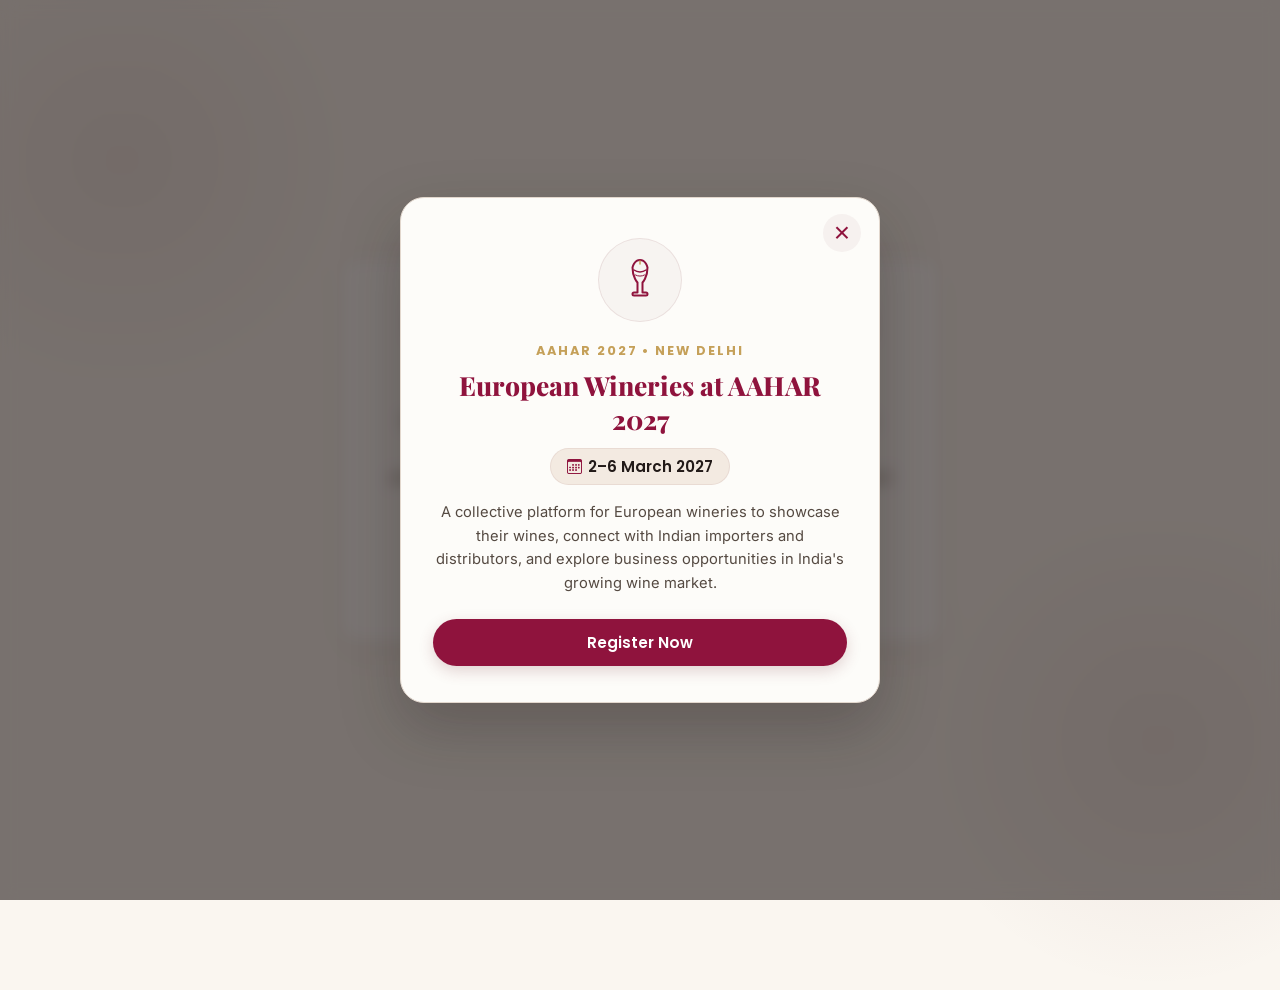
<file: event-popup-single.html>
<!DOCTYPE html>
<html lang="en">

<head>
  <meta charset="UTF-8">
  <meta name="viewport" content="width=device-width, initial-scale=1.0">
  <title>Event Announcement Popup Demo | European Wineries at AAHAR 2027</title>

  <!-- Fonts -->
  <link rel="preconnect" href="https://fonts.googleapis.com">
  <link rel="preconnect" href="https://fonts.gstatic.com" crossorigin>
  <link
    href="https://fonts.googleapis.com/css2?family=Playfair+Display:ital,wght@0,600;0,700;0,800;1,600&family=Poppins:wght@400;500;600;700;800&family=Inter:wght@400;500;600&display=swap"
    rel="stylesheet">

  <!-- Bootstrap Icons for Event Date icon -->
  <link rel="stylesheet" href="https://cdn.jsdelivr.net/npm/bootstrap-icons@1.11.3/font/bootstrap-icons.css">

  <style>
    /* ==========================================================================
       THEME & VARIABLES
       ========================================================================== */
    :root {
      --cream: #FAF6F0;
      --cream-alt: #F3EAE1;
      --paper: #FDFCF9;
      --wine: #8f133d;
      --wine-deep: #4A0E17;
      --rose: #8C2D38;
      --ink: #221A18;
      --border-soft: #E2D7CD;
      --amber: #C5A059;
      --leaf: #5B724C;

      --font-display: 'Poppins', sans-serif;
      --font-serif: 'Playfair Display', serif;
      --font-body: 'Inter', sans-serif;
    }

    /* Base Styling for Demo Page */
    * {
      box-sizing: border-box;
      margin: 0;
      padding: 0;
    }

    body {
      font-family: var(--font-body);
      background-color: var(--cream);
      color: var(--ink);
      min-height: 100vh;
      display: flex;
      flex-direction: column;
      align-items: center;
      justify-content: center;
      padding: 20px;
      overflow-x: hidden;
      position: relative;
    }

    /* Decorative background blobs to make the demo page look premium */
    .bg-blob {
      position: absolute;
      width: 500px;
      height: 500px;
      border-radius: 50%;
      background: radial-gradient(circle, rgba(114, 47, 55, 0.08) 0%, rgba(250, 246, 240, 0) 70%);
      z-index: -1;
    }

    .bg-blob-1 {
      top: -10%;
      left: -10%;
    }

    .bg-blob-2 {
      bottom: -10%;
      right: -10%;
    }

    /* Demo card in the center of the page */
    .demo-container {
      background: rgba(255, 255, 255, 0.85);
      border: 1px solid var(--border-soft);
      border-radius: 20px;
      padding: 40px;
      text-align: center;
      max-width: 600px;
      box-shadow: 0 10px 30px rgba(34, 26, 24, 0.05);
      backdrop-filter: blur(10px);
      z-index: 1;
    }

    .demo-title {
      font-family: var(--font-serif);
      color: var(--wine);
      font-size: 2.2rem;
      margin-bottom: 15px;
      font-weight: 700;
    }

    .demo-subtitle {
      font-size: 1.1rem;
      line-height: 1.6;
      color: #61554d;
      margin-bottom: 30px;
    }

    .demo-btn {
      background: var(--wine);
      color: #ffffff;
      border: none;
      padding: 14px 28px;
      border-radius: 50px;
      font-family: var(--font-display);
      font-weight: 600;
      font-size: 1rem;
      cursor: pointer;
      box-shadow: 0 6px 20px rgba(114, 47, 55, 0.25);
      transition: all 0.3s cubic-bezier(0.165, 0.84, 0.44, 1);
      display: inline-flex;
      align-items: center;
      gap: 10px;
    }

    .demo-btn:hover {
      background: var(--wine-deep);
      transform: translateY(-2px);
      box-shadow: 0 8px 24px rgba(114, 47, 55, 0.35);
    }

    .demo-btn:active {
      transform: translateY(0);
    }

    /* ==========================================================================
       POPUP ANNOUNCEMENT SYSTEM (HTML, CSS, JS COMBINED)
       ========================================================================== */

    /* Overlay Backdrop */
    .event-popup-overlay {
      position: fixed;
      top: 0;
      left: 0;
      width: 100%;
      height: 100%;
      background-color: rgba(34, 26, 24, 0.6);
      /* Soft dark warm overlay */
      backdrop-filter: blur(8px);
      -webkit-backdrop-filter: blur(8px);
      display: flex;
      align-items: center;
      justify-content: center;
      z-index: 10000;
      opacity: 0;
      pointer-events: none;
      transition: opacity 0.4s cubic-bezier(0.25, 1, 0.5, 1);
      padding: 20px;
    }

    /* Active state for overlay */
    .event-popup-overlay.show {
      opacity: 1;
      pointer-events: auto;
    }

    /* Popup Main Card */
    .event-popup-card {
      background: var(--paper);
      border: 1px solid var(--border-soft);
      border-radius: 24px;
      width: 100%;
      max-width: 480px;
      position: relative;
      box-shadow: 0 25px 60px rgba(34, 26, 24, 0.25);
      transform: scale(0.9) translateY(20px);
      transition: transform 0.4s cubic-bezier(0.34, 1.56, 0.64, 1);
      overflow: hidden;
    }

    /* Scale up and bounce slightly on show */
    .event-popup-overlay.show .event-popup-card {
      transform: scale(1) translateY(0);
    }

    /* Close Button Style */
    .event-popup-close {
      position: absolute;
      top: 16px;
      right: 18px;
      background: rgba(114, 47, 55, 0.05);
      border: none;
      color: var(--wine);
      font-size: 28px;
      line-height: 1;
      width: 38px;
      height: 38px;
      border-radius: 50%;
      cursor: pointer;
      display: flex;
      align-items: center;
      justify-content: center;
      transition: all 0.25s ease;
      z-index: 10;
    }

    .event-popup-close:hover {
      background: var(--wine);
      color: #ffffff;
      transform: rotate(90deg);
    }

    /* Popup Body Contents */
    .event-popup-body {
      padding: 40px 32px 36px 32px;
      text-align: center;
      display: flex;
      flex-direction: column;
      align-items: center;
    }

    /* SVG Icon Container with subtle animation */
    .event-popup-icon-wrap {
      width: 84px;
      height: 84px;
      background: rgba(114, 47, 55, 0.04);
      border-radius: 50%;
      display: flex;
      align-items: center;
      justify-content: center;
      margin-bottom: 20px;
      border: 1px solid rgba(114, 47, 55, 0.1);
      animation: pulseGlow 3s infinite ease-in-out;
    }

    @keyframes pulseGlow {

      0%,
      100% {
        box-shadow: 0 0 0 0 rgba(114, 47, 55, 0.1);
      }

      50% {
        box-shadow: 0 0 0 10px rgba(114, 47, 55, 0);
      }
    }

    .event-popup-svg {
      width: 50px;
      height: 50px;
    }

    /* Eyebrow Label */
    .event-popup-eyebrow {
      font-family: var(--font-display);
      font-size: 0.8rem;
      text-transform: uppercase;
      letter-spacing: 0.15em;
      font-weight: 700;
      color: var(--amber);
      margin-bottom: 8px;
    }

    /* Main Title */
    .event-popup-title {
      font-family: var(--font-serif);
      font-size: 1.65rem;
      font-weight: 800;
      color: var(--wine);
      line-height: 1.3;
      margin-bottom: 12px;
    }

    /* Date and Time Line */
    .event-popup-date {
      font-family: var(--font-display);
      font-size: 0.95rem;
      font-weight: 600;
      color: var(--ink);
      display: inline-flex;
      align-items: center;
      gap: 6px;
      background: var(--cream-alt);
      padding: 6px 16px;
      border-radius: 20px;
      margin-bottom: 16px;
      border: 1px solid rgba(114, 47, 55, 0.08);
    }

    .event-popup-date i {
      color: var(--wine);
    }

    /* Description text */
    .event-popup-desc {
      font-family: var(--font-body);
      font-size: 0.92rem;
      line-height: 1.6;
      color: #554a42;
      margin-bottom: 24px;
    }

    /* Call To Action (Register button) */
    .event-popup-cta {
      font-family: var(--font-display);
      background: var(--wine);
      color: #ffffff;
      text-decoration: none;
      padding: 12px 36px;
      border-radius: 50px;
      font-weight: 600;
      font-size: 0.95rem;
      width: 100%;
      text-align: center;
      transition: all 0.3s cubic-bezier(0.165, 0.84, 0.44, 1);
      box-shadow: 0 5px 15px rgba(114, 47, 55, 0.2);
    }

    .event-popup-cta:hover {
      background: var(--wine-deep);
      transform: translateY(-2px);
      box-shadow: 0 8px 20px rgba(114, 47, 55, 0.3);
    }

    /* Responsiveness adjustments */
    @media (max-width: 480px) {
      .event-popup-body {
        padding: 35px 20px 25px 20px;
      }

      .event-popup-title {
        font-size: 1.4rem;
      }
    }
  </style>
</head>

<body>

  <!-- Decorative Background Elements -->
  <div class="bg-blob bg-blob-1"></div>
  <div class="bg-blob bg-blob-2"></div>

  <!-- Main Demo Landing Card -->
  <div class="demo-container">
    <h1 class="demo-title">European Wineries &bull; AAHAR 2027</h1>
    <p class="demo-subtitle">Welcome to the European Wineries at AAHAR 2027 Portal. Click the button below to preview the
      participation announcement popup manually, or wait 1 second for it to load automatically.</p>
    <button class="demo-btn" id="openPopupBtn">
      <i class="bi bi-megaphone-fill"></i> Show Announcement Popup
    </button>
  </div>

  <!-- ==========================================
       THE EVENT POPUP OVERLAY CARD (HTML MODULE)
       ========================================== -->
  <div class="event-popup-overlay" id="eventPopup">
    <div class="event-popup-card">
      <!-- Close icon button -->
      <button class="event-popup-close" id="closePopup" aria-label="Close Announcement">&times;</button>

      <div class="event-popup-body">
        <!-- Event SVG Icon (Wine Glass + reflection details) -->
        <div class="event-popup-icon-wrap">
          <svg class="event-popup-svg" viewBox="0 0 100 100">
            <!-- Wine glass outline -->
            <path
              d="M35,25 C35,25 38,10 50,10 C62,10 65,25 65,25 C65,45 55,55 55,55 L55,75 L62,75 C64,75 65,76 65,78 C65,80 64,81 62,81 L38,81 C36,81 35,80 35,78 C35,76 36,75 38,75 L45,75 L45,55 C45,55 35,45 35,25 Z"
              fill="none" stroke="var(--wine)" stroke-width="4" stroke-linejoin="round" stroke-linecap="round" />
            <!-- Liquid reflection / wine details inside glass -->
            <path d="M38,30 C45,35 55,35 62,30" fill="none" stroke="var(--wine)" stroke-width="3"
              stroke-linecap="round" />
            <path d="M41,40 C46,43 54,43 59,40" fill="none" stroke="var(--wine)" stroke-width="2"
              stroke-linecap="round" />
            <!-- Grape branch reflection or wine drop -->
            <path d="M50,18 L50,12" stroke="var(--amber)" stroke-width="3" stroke-linecap="round" />
          </svg>
        </div>

        <!-- Announcement Content -->
        <p class="event-popup-eyebrow">AAHAR 2027 &bull; New Delhi</p>
        <h3 class="event-popup-title">European Wineries at AAHAR 2027</h3>
        <p class="event-popup-date"><i class="bi bi-calendar3"></i> 2–6 March 2027</p>
        <p class="event-popup-desc">A collective platform for European wineries to showcase their wines, connect with Indian importers and distributors, and explore business opportunities in India's growing wine market.</p>

        <!-- Registration CTA Link -->
        <a href="register.html" class="event-popup-cta" id="popupCTA">Register Now</a>
      </div>
    </div>
  </div>

  <!-- ==========================================
       JAVASCRIPT LOGIC (JS MODULE)
       ========================================== -->
  <script>
    document.addEventListener('DOMContentLoaded', () => {
      const eventPopup = document.getElementById('eventPopup');
      const closePopupBtn = document.getElementById('closePopup');
      const popupCTA = document.getElementById('popupCTA');
      const openPopupBtn = document.getElementById('openPopupBtn');

      // 1. Function to open the popup with smooth animation
      const openEventPopup = () => {
        if (eventPopup) {
          eventPopup.classList.add('show');
          document.body.style.overflow = 'hidden'; // Disable scroll on body
        }
      };

      // 2. Function to close the popup smoothly
      const closeEventPopup = () => {
        if (eventPopup) {
          eventPopup.classList.remove('show');
          document.body.style.overflow = ''; // Restore scroll on body
        }
      };

      // 3. Open manually on click
      if (openPopupBtn) {
        openPopupBtn.addEventListener('click', openEventPopup);
      }

      // 4. Close on 'x' click
      if (closePopupBtn) {
        closePopupBtn.addEventListener('click', () => {
          closeEventPopup();
          // Store choice in session so it doesn't auto-pop again during this session
          sessionStorage.setItem('eventPopupDismissed', 'true');
        });
      }

      // 5. Close on clicking outside the card (on backdrop overlay)
      if (eventPopup) {
        eventPopup.addEventListener('click', (e) => {
          if (e.target === eventPopup) {
            closeEventPopup();
            sessionStorage.setItem('eventPopupDismissed', 'true');
          }
        });
      }

      // 6. Close when CTA is clicked
      if (popupCTA) {
        popupCTA.addEventListener('click', () => {
          closeEventPopup();
          sessionStorage.setItem('eventPopupDismissed', 'true');
        });
      }

      // 7. Auto trigger on page load (after 1 second)
      // Check sessionStorage to see if user has already dismissed it
      const hasDismissed = sessionStorage.getItem('eventPopupDismissed');
      if (!hasDismissed) {
        setTimeout(() => {
          openEventPopup();
        }, 1000);
      }
    });
  </script>
</body>

</html>
</file>
